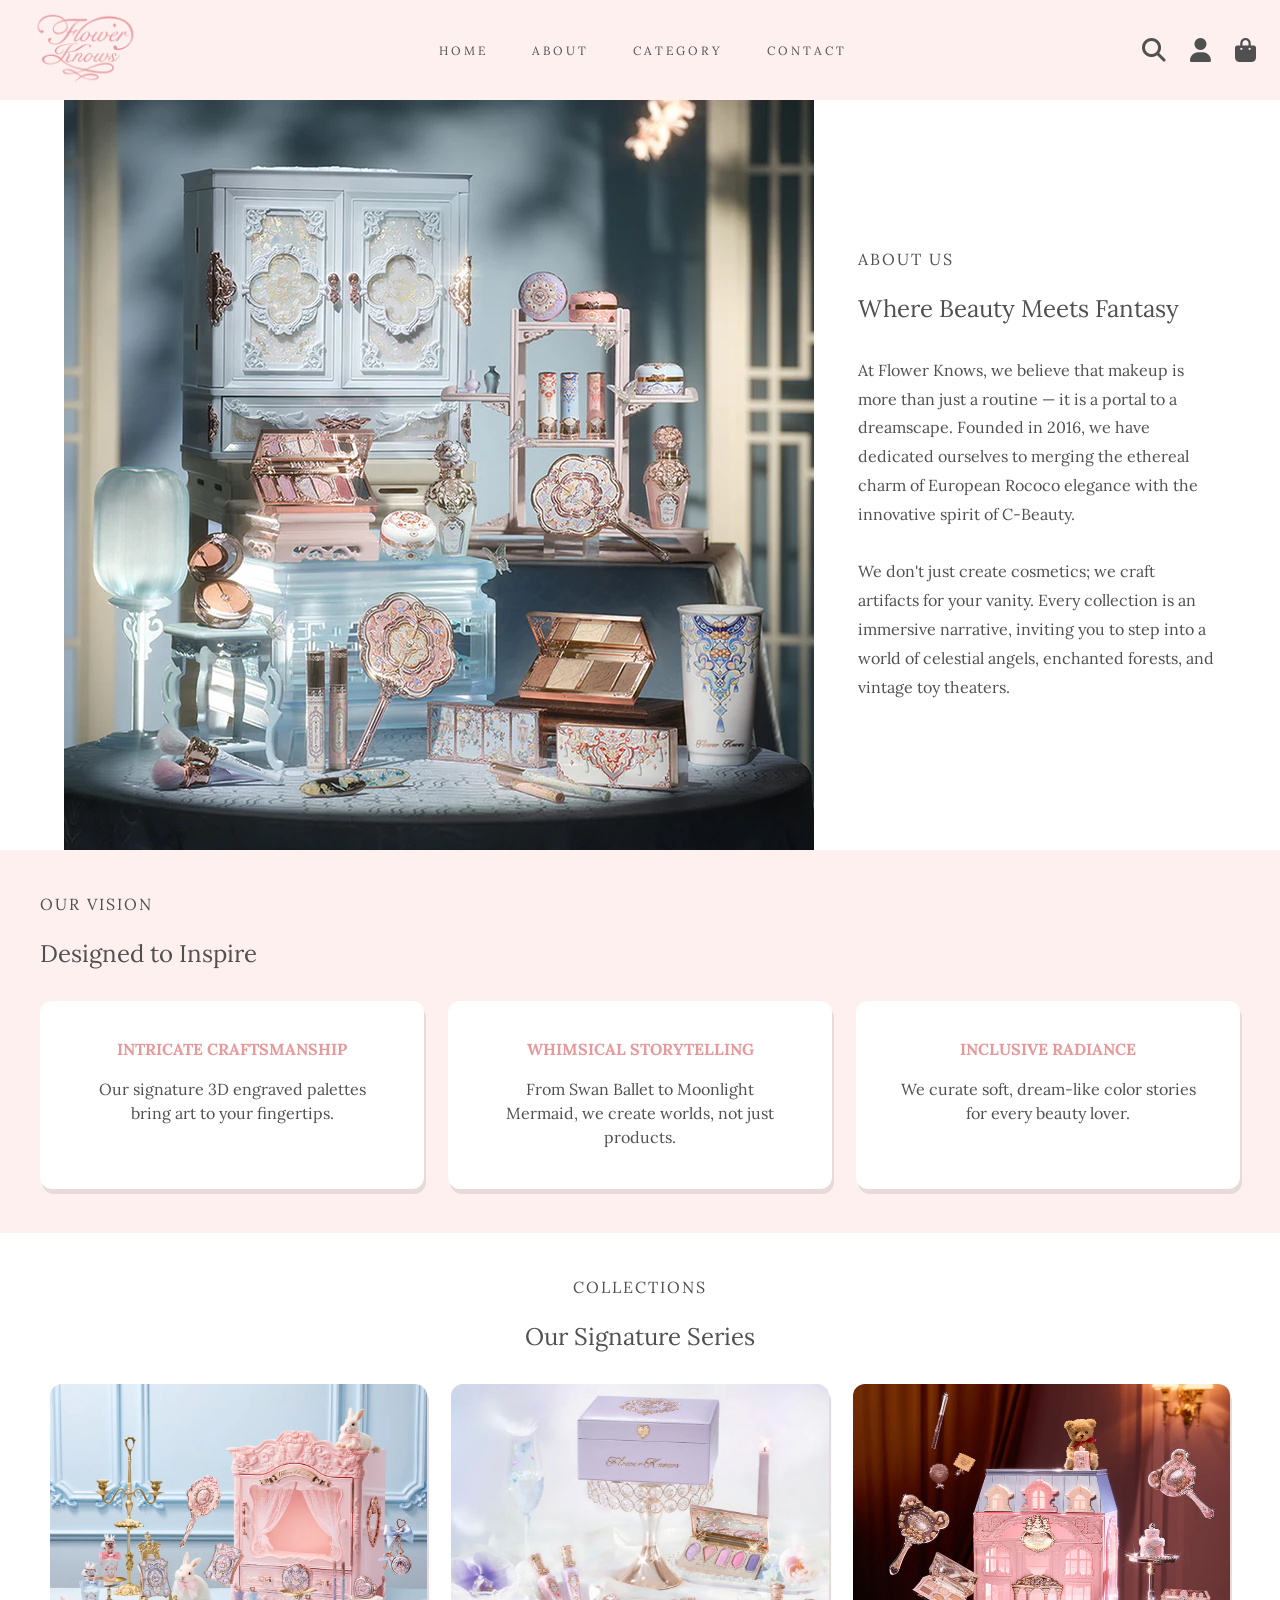
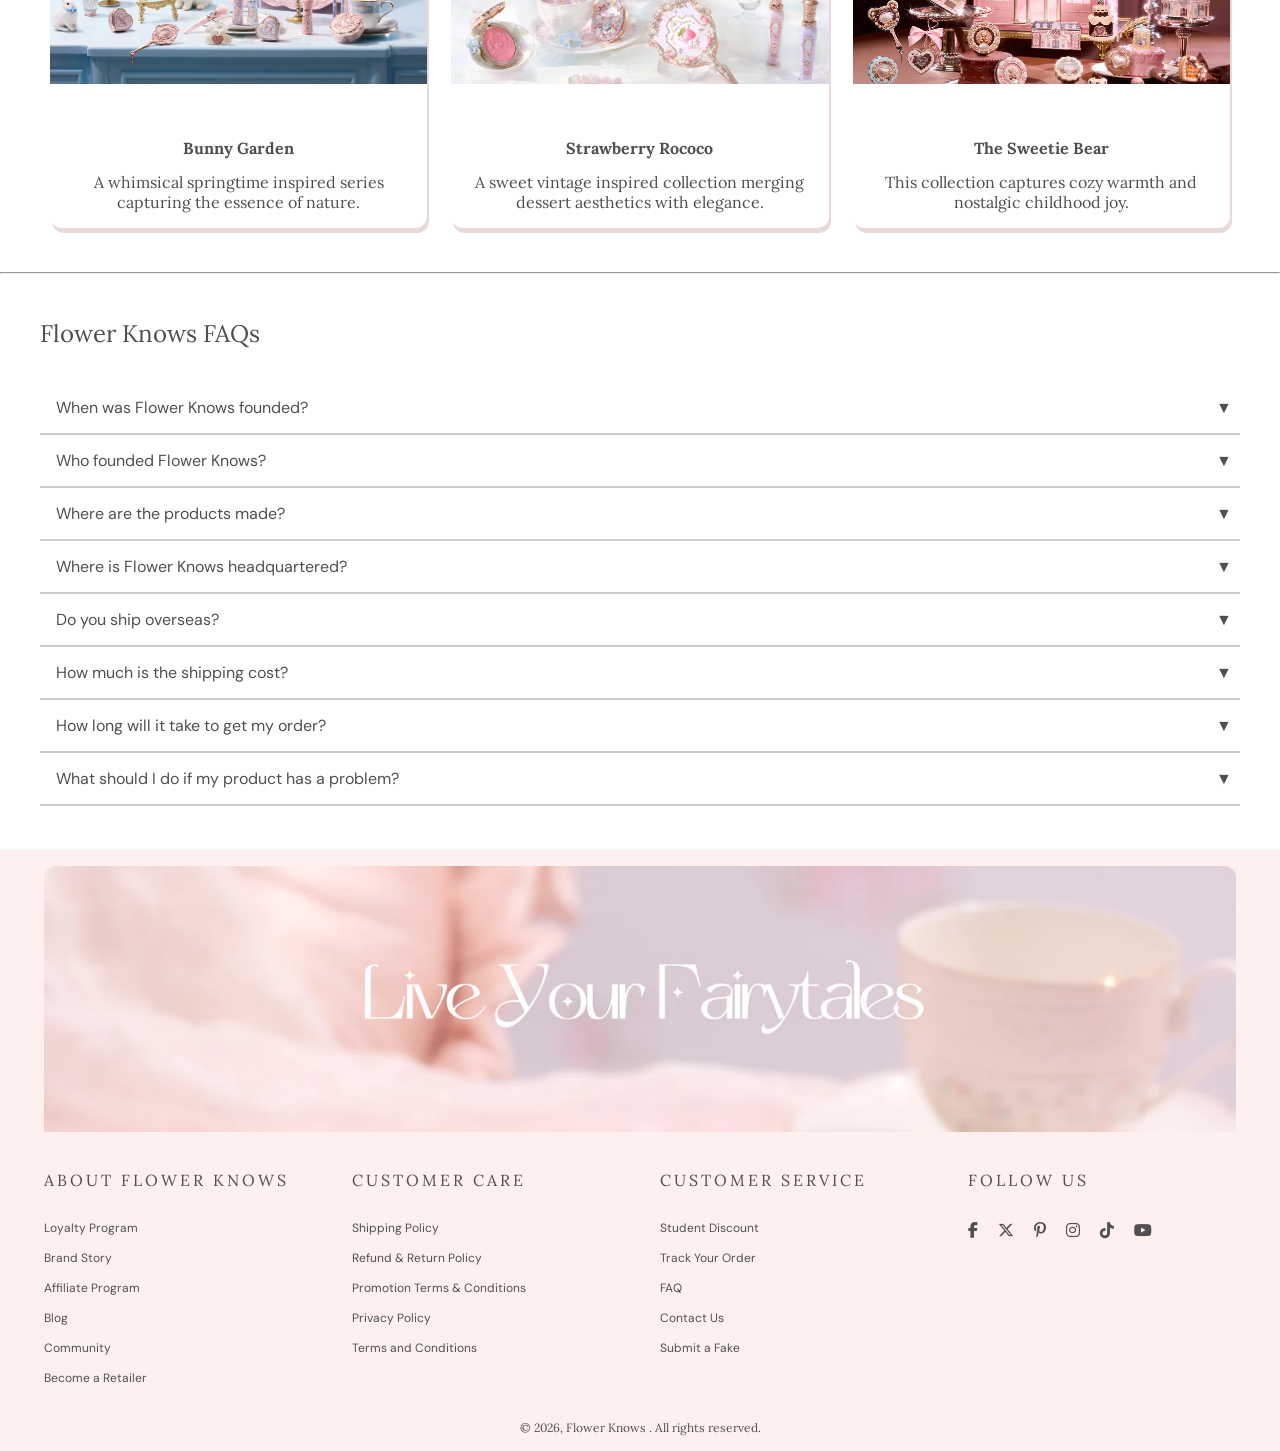
<file: about.html>
<!DOCTYPE html>
<html lang="en">
<head>
    <meta charset="UTF-8">
    <meta name="viewport" content="width=device-width, initial-scale=1.0">

    <!-- Primary SEO -->
    <title>FlowerKnows® Official Site | Luxury Makeup & Beauty Products</title>
    <meta name="description" content="Shop FlowerKnows for premium makeup, lipsticks, and beauty products inspired by fantasy and elegance. Discover high-quality cosmetics with unique packaging.">

    <!-- Favicon -->
    <link rel="icon" href="src/favicon.ico" type="image/x-icon">

    <!-- Styles -->
    <link rel="stylesheet" href="style.css">

    <!-- Icons -->
    <link rel="stylesheet" href="https://cdnjs.cloudflare.com/ajax/libs/font-awesome/6.5.1/css/all.min.css">
</head>
<body>
    <header id="main-header"></header>
    <main>
    <section id="about-us" class="section">

    <!-- ABOUT -->
    <div class="container split-layout">

        <img src="src/additional-images/butterfly_cloud_collar_collection.webp" 
            alt="Flower Knows Collection"
            class="section-img">

        <div>
            <p class="section-small-title uppercase">About Us</p>
            <h2>Where Beauty Meets Fantasy</h2>

            <p class="section-paragraph">
                At Flower Knows, we believe that makeup is more than just a routine — it is a portal to a dreamscape. Founded in 2016, we have dedicated ourselves to merging the ethereal charm of European Rococo elegance with the innovative spirit of C-Beauty.
                <br><br>
                We don't just create cosmetics; we craft artifacts for your vanity. Every collection is an immersive narrative, inviting you to step into a world of celestial angels, enchanted forests, and vintage toy theaters.
            </p>
        </div>

    </div>
    </section>

    <!-- VISION -->
    <section class="section-highlight">
        <div class="container section-padding">

                <p class="section-small-title uppercase">Our Vision</p>
                <h2>Designed to Inspire</h2>
                <div class="grid grid-3">
                    <div class="content-card card-padding">
                        <h3 class="card-title">Intricate Craftsmanship</h3>
                        <p class="card-text">Our signature 3D engraved palettes bring art to your fingertips.</p>
                    </div>

                    <div class="content-card card-padding">
                        <h3 class="card-title">Whimsical Storytelling</h3>
                        <p class="card-text">From Swan Ballet to Moonlight Mermaid, we create worlds, not just products.</p>
                    </div>

                    <div class="content-card card-padding">
                        <h3 class="card-title">Inclusive Radiance</h3>
                        <p class="card-text">We curate soft, dream-like color stories for every beauty lover.</p>
                    </div>
                </div>


        </div>
    </section>

    <!-- SIGNATURE SERIES -->
    <section class="section-padding">
        <div class="container">

            <p class="section-small-title uppercase text-center">Collections</p>
            <h2 class="text-center">Our Signature Series</h2>

            <div class="grid grid-3">

                <div class="content-card f">
                    <div class="card-image hover-effect">
                        <img src="src/additional-images/bunny_garden.webp" alt="Bunny Garden">
                    </div>
                    <div class="card-body">
                        <h3>Bunny Garden</h3>
                        <p>A whimsical springtime inspired series capturing the essence of nature.</p>
                    </div>
                </div>

                <div class="content-card">
                    <div class="card-image hover-effect">
                        <img src="src/additional-images/strawberry_rococo.webp" alt="Strawberry Rococo">
                    </div>
                    <div class="card-body">
                        <h3>Strawberry Rococo</h3>
                        <p>A sweet vintage inspired collection merging dessert aesthetics with elegance.</p>
                    </div>
                </div>

                <div class="content-card">
                    <div class="card-image hover-effect">
                        <img src="src/additional-images/the_sweetie_bear_collection.webp" alt="Sweetie Bear">
                    </div>
                    <div class="card-body">
                        <h3>The Sweetie Bear</h3>
                        <p>This collection captures cozy warmth and nostalgic childhood joy.</p>
                    </div>
                </div>

            </div>
        </div>
    </section>


        <section id="faq-table">
            <hr>
            <div class="container section-padding about-us">
                    <h2>Flower Knows FAQs</h2>
                    <table>
                        <tr class="question-row shadow" onclick="toggleAnswer(this)">
                            <td>When was Flower Knows founded?</td>
                            <td class="arrow">▼</td>
                        </tr>
                        <tr class="answer-row">
                            <td colspan="2" class="answer">
                                Flower Knows was founded in 2016.
                            </td>
                        </tr>
                        
                        <tr class="question-row shadow" onclick="toggleAnswer(this)">
                            <td>Who founded Flower Knows?</td>
                            <td class="arrow">▼</td>
                        </tr>
                        <tr class="answer-row">
                            <td colspan="2" class="answer">
                                Flower Knows was co-founded by Yang Zifeng and Zhou Tiancheng.
                            </td>
                        </tr>

                        <tr class="question-row shadow" onclick="toggleAnswer(this)">
                            <td>Where are the products made?</td>
                            <td class="arrow">▼</td>
                        </tr>
                        <tr class="answer-row">
                            <td colspan="2" class="answer">
                                All of our products are made in China.
                            </td>
                        </tr>

                        <tr class="question-row shadow" onclick="toggleAnswer(this)">
                            <td>Where is Flower Knows headquartered?</td>
                            <td class="arrow">▼</td>
                        </tr>
                        <tr class="answer-row">
                            <td colspan="2" class="answer">
                                Flower Knows is headquartered in Hangzhou, China.
                            </td>
                        </tr>

                        <tr class="question-row shadow" onclick="toggleAnswer(this)">
                            <td>Do you ship overseas?</td>   
                            <td class="arrow">▼</td>
                        </tr>
                        <tr class="answer-row">
                            <td colspan="2" class="answer">
                                <p>We are available for shipping to the below regions now: </p><br>
                                <p>Australia, Austria, Belgium, Brazil, Bulgaria, Canada, Chile, Colombia, Croatia, Cyprus, Czech Republic, Denmark, 
                                Estonia, Finland, France, Germany, Greece, Hungary, Ireland, Israel, Italy, Korea, Latvia, Lithuania, Luxembourg, 
                                Malta, Mexico, Norway, Netherlands, New Zealand, Poland, Portugal, Romania,  Saudi Arabia, Slovakia, Slovenia, Spain,
                                Sweden, Switzerland, United Arab Emirates, United Kingdom, United States</p><br>
                                <p>We are planning to have more shipping regions. You can subscribe to our email to get the latest information.</p> 
                            </td>
                        </tr>

                        <tr class="question-row shadow" onclick="toggleAnswer(this)">
                            <td>How much is the shipping cost?</td>    
                            <td class="arrow">▼</td>
                        </tr>
                        <tr class="answer-row">
                            <td colspan="2" class="answer">
                                <p>- Free shipping: orders over $100</p>
                                <p>- Standard shipping fee: $10</p>
                                <p>* <strong>Note: </strong>Some regions may charge different.</p>
                            </td>
                        </tr>


                        <tr class="question-row shadow" onclick="toggleAnswer(this)">
                            <td>How long will it take to get my order?</td>                     
                            <td class="arrow">▼</td>
                        </tr>
                        <tr class="answer-row">
                            <td colspan="2" class="answer">
                                It depends on where you are. Overseas deliveries can take anywhere from 6-15 business days.
                                Delivery details will be provided in your confirmation email.
                            </td>
                        </tr>

                        <tr class="question-row shadow" onclick="toggleAnswer(this)">
                            <td>What should I do if my product has a problem?</td>
                            <td class="arrow">▼</td>
                        </tr>
                        <tr class="answer-row">
                            <td colspan="2" class="answer">
                                Please contact us for compensation within 15 days after the package status shows as delivered.
                                Include your order number, the name of the product(s), the reason for the claim, and any photos of the product(s).
                            </td>
                        </tr>
                    </table>
                </div>

        </section>
    </main>

<footer id="main-footer" class="footer"></footer>

<script type="module" src="script.js"></script>

</body>
</html>
</file>
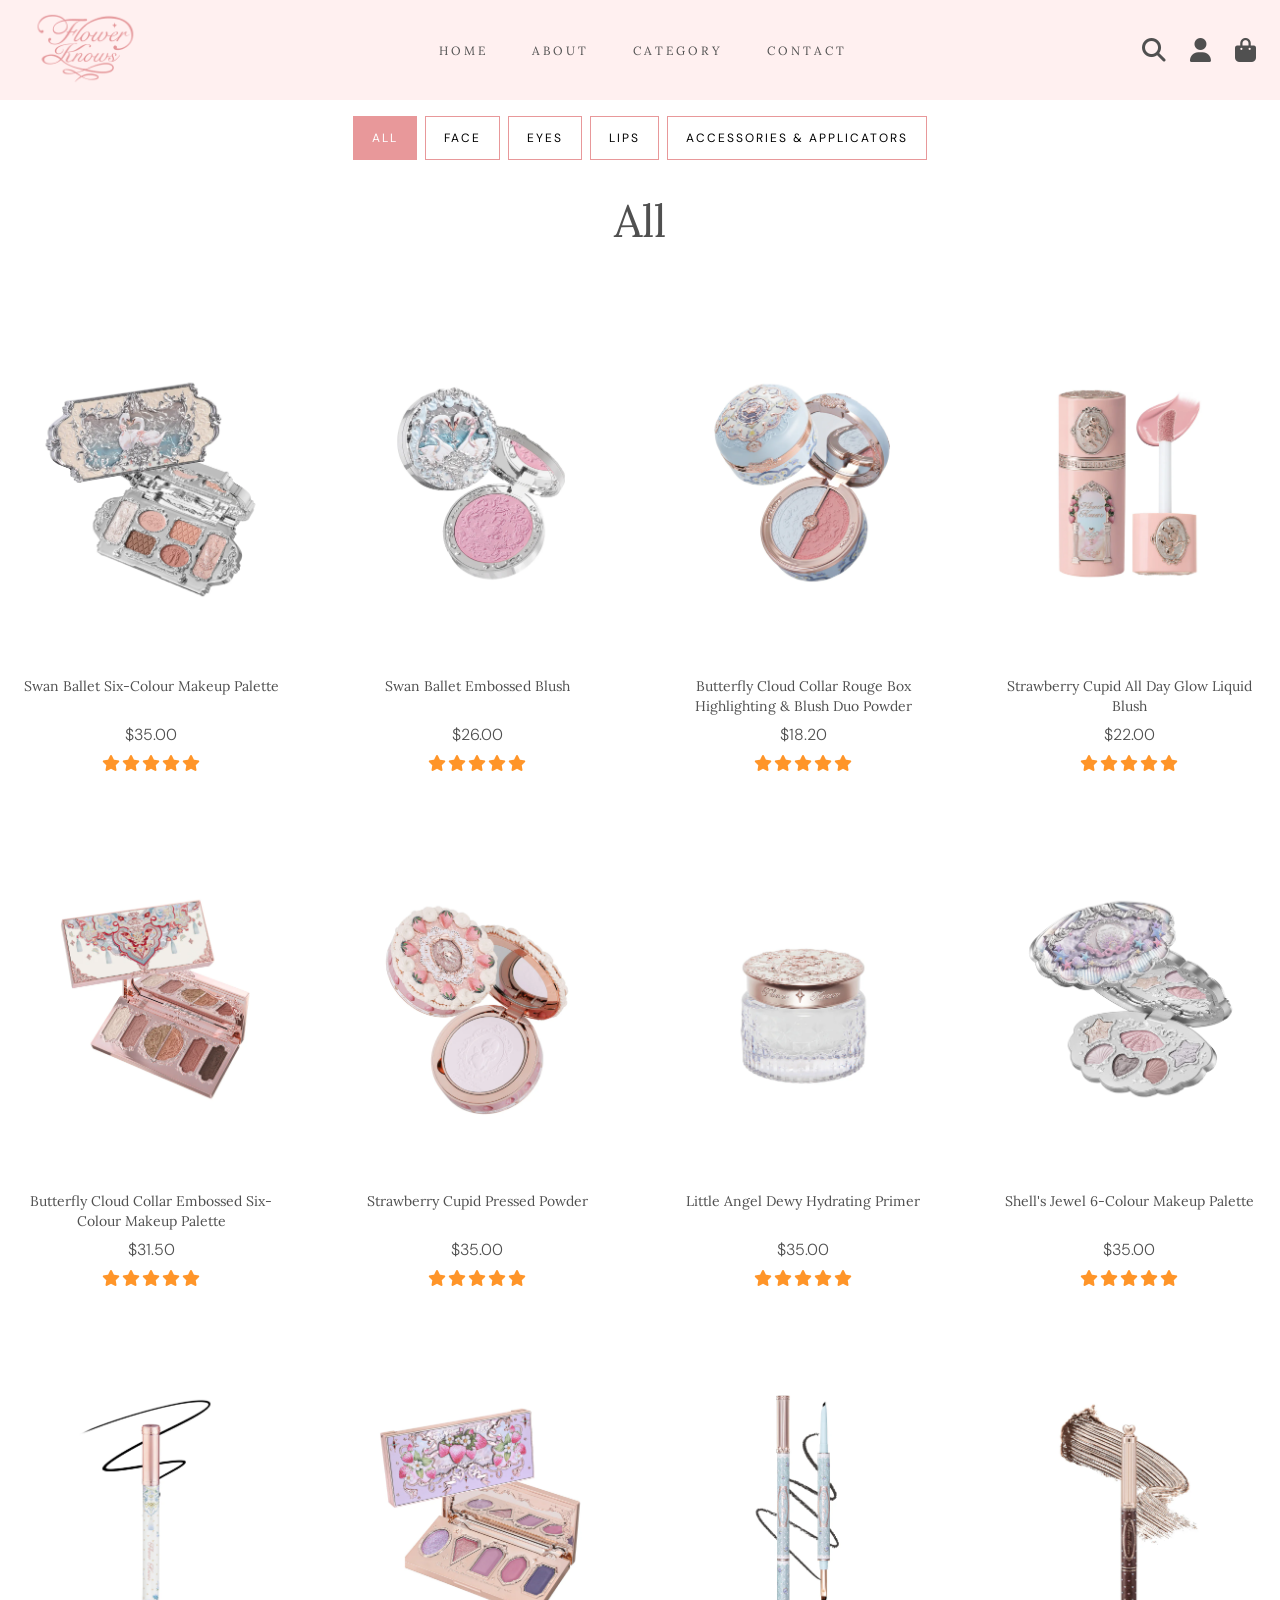
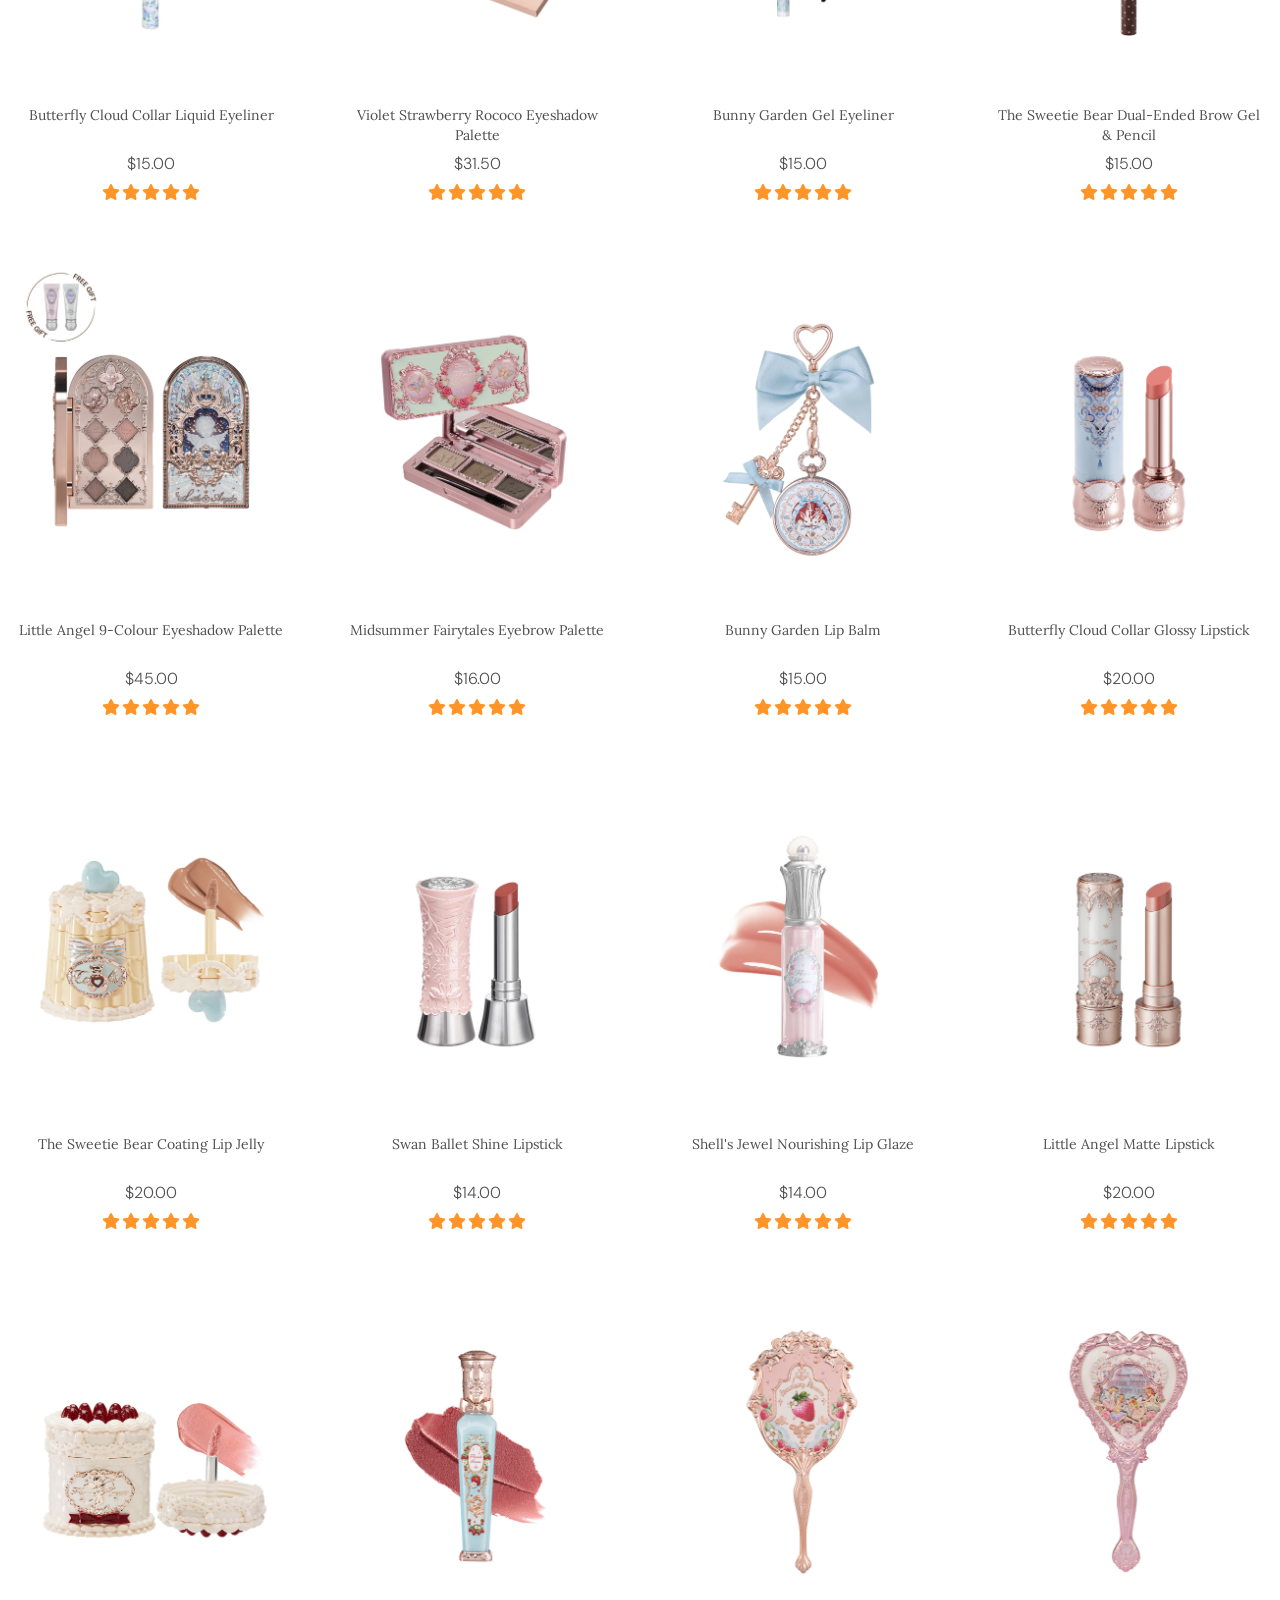
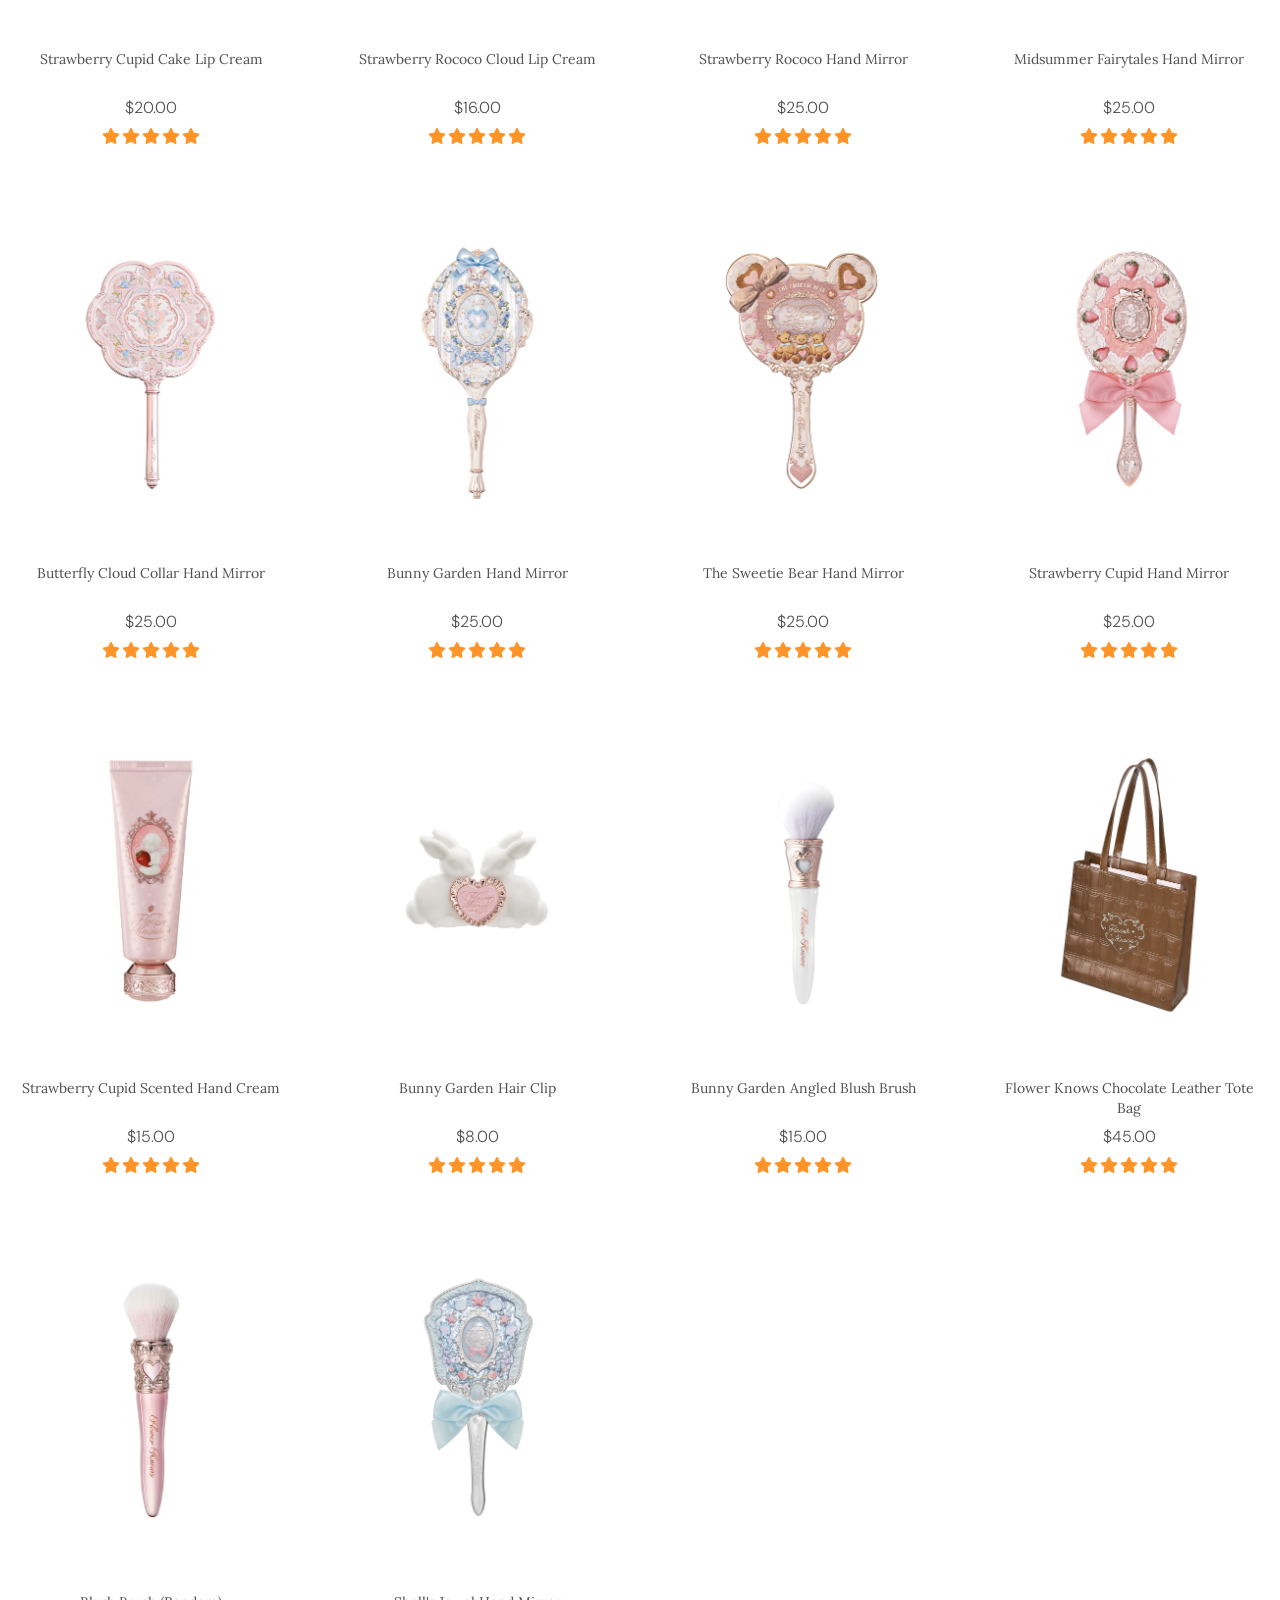
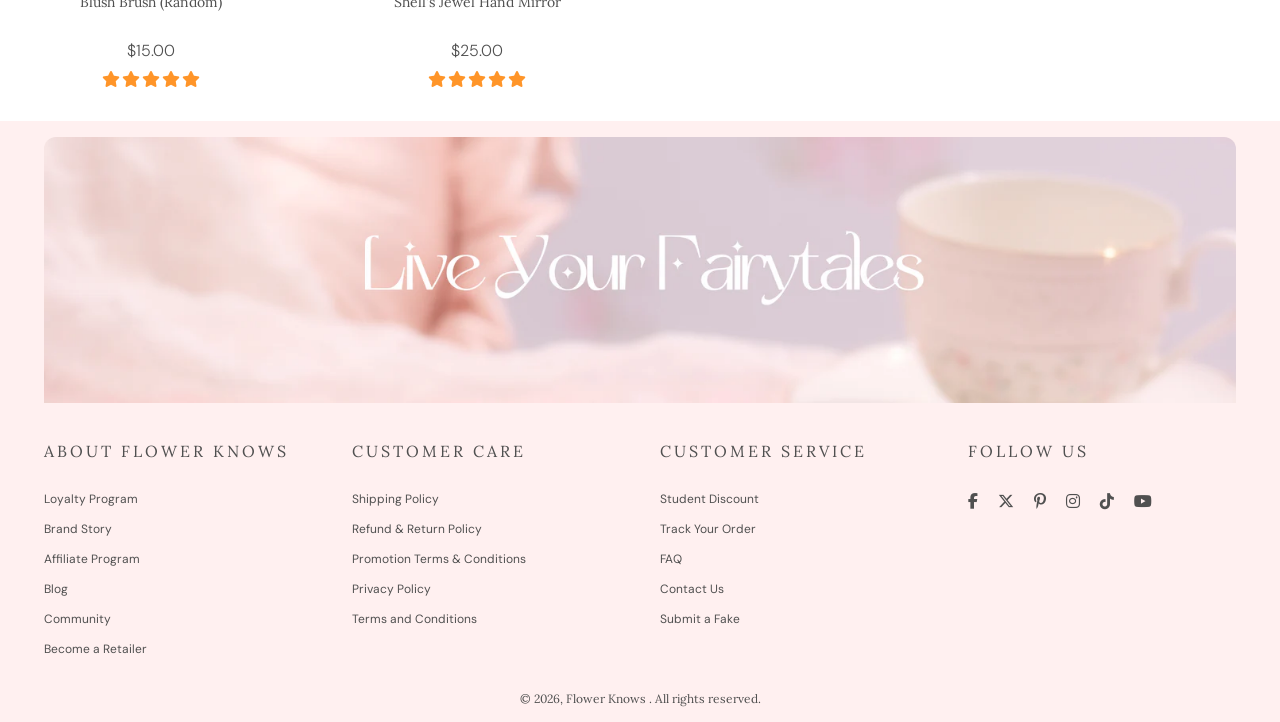
<file: categories.html>
<!DOCTYPE html>
<html lang="en">

<head>
    <meta charset="UTF-8">
    <meta name="viewport" content="width=device-width, initial-scale=1.0">

    <!-- Primary SEO -->
    <title>FlowerKnows® Official Site | Luxury Makeup & Beauty Products</title>
    <meta name="description"
        content="Shop FlowerKnows for premium makeup, lipsticks, and beauty products inspired by fantasy and elegance. Discover high-quality cosmetics with unique packaging.">

    <!-- Favicon -->
    <link rel="icon" href="src/favicon.ico" type="image/x-icon">

    <!-- Styles -->
    <link rel="stylesheet" href="style.css">


    <!-- Icons -->
    <link rel="stylesheet" href="https://cdnjs.cloudflare.com/ajax/libs/font-awesome/6.5.1/css/all.min.css">
</head>

<body>
    <header id="main-header"></header>

    <main>
        <section id="categories">
            <div class="category-bar">
                <button id="cat-all" class="active btn category-button">All</button>
                <button id="cat-face" class="btn category-button">Face</button>
                <button id="cat-eyes" class="btn category-button">Eyes</button>
                <button id="cat-lips" class="btn category-button">Lips</button>
                <button id="cat-accessories" class="btn category-button">Accessories & Applicators</button>
            </div>
        
            <h1 id="category-title" class="text-center">All</h1>
            <div id="product-list" class="grid grid-4"></div>
        </section>
    </main>

    <footer id="main-footer" class="footer"></footer>
    <script type="module" src="script.js"></script>

</body>

</html>
</file>
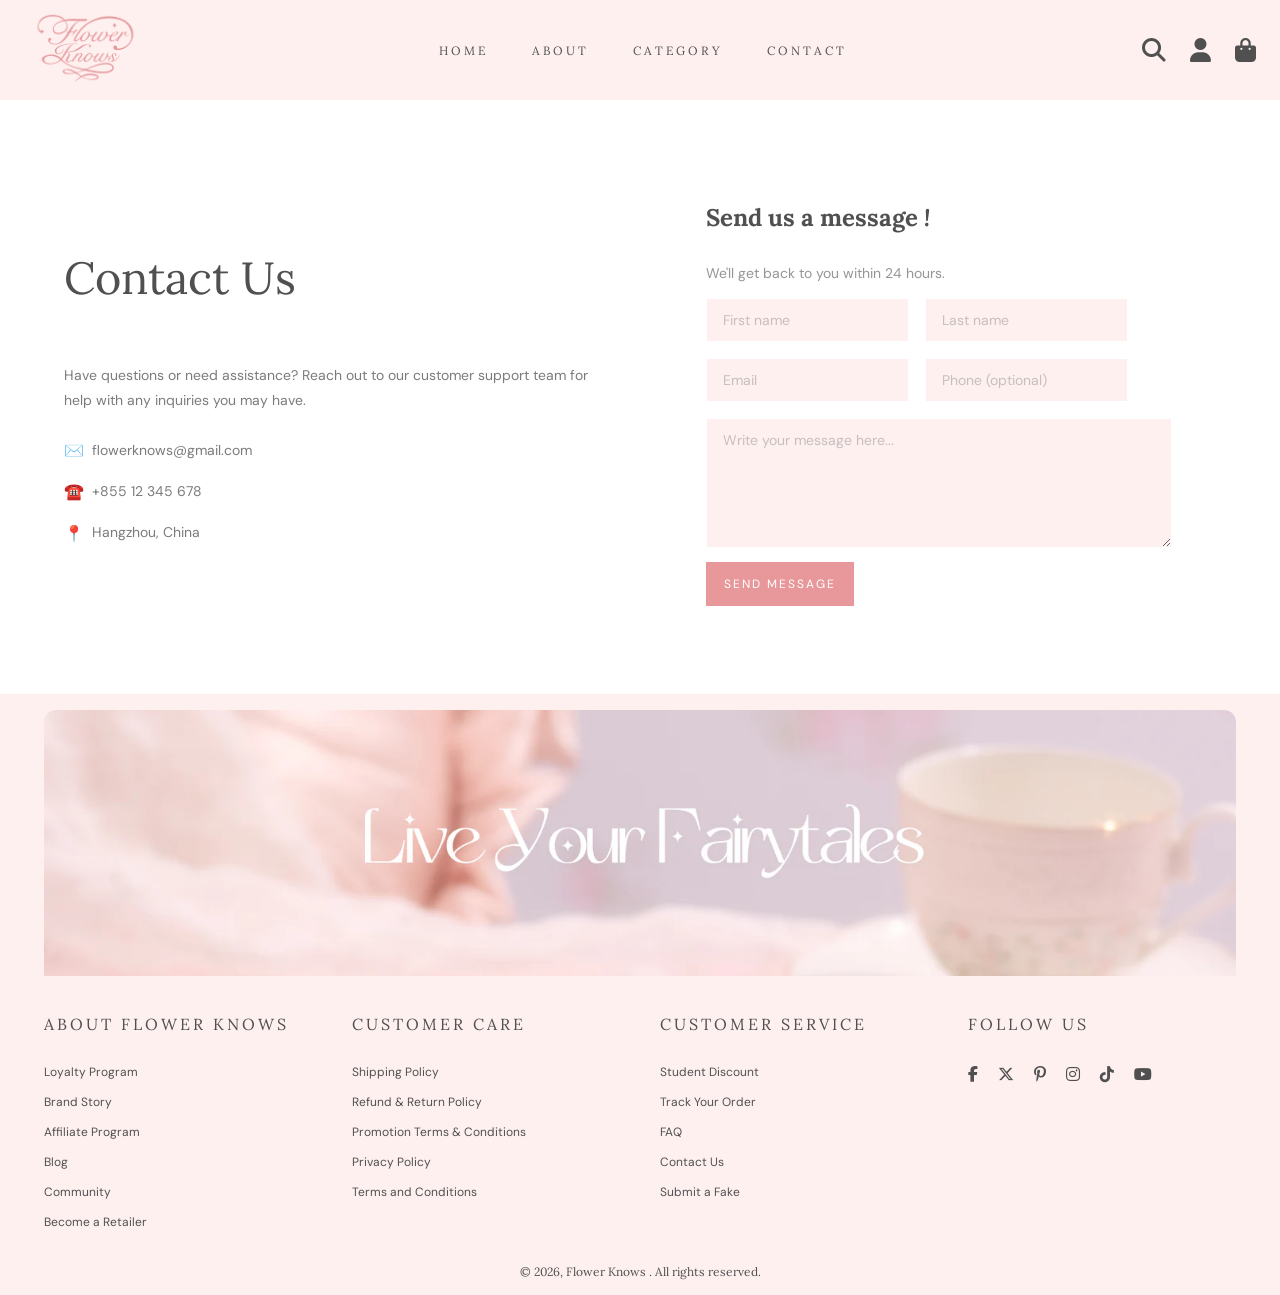
<file: contact.html>
<!DOCTYPE html>
<html lang="en">

<head>
    <meta charset="UTF-8">
    <meta name="viewport" content="width=device-width, initial-scale=1.0">

    <!-- Primary SEO -->
    <title>FlowerKnows® Official Site | Luxury Makeup & Beauty Products</title>
    <meta name="description"
        content="Shop FlowerKnows for premium makeup, lipsticks, and beauty products inspired by fantasy and elegance. Discover high-quality cosmetics with unique packaging.">

    <!-- Favicon -->
    <link rel="icon" href="src/favicon.ico" type="image/x-icon">

    <!-- Styles -->
    <link rel="stylesheet" href="style.css">

    <!-- Icons -->
    <link rel="stylesheet" href="https://cdnjs.cloudflare.com/ajax/libs/font-awesome/6.5.1/css/all.min.css">
</head>

<body>
    <header id="main-header"></header>

    <main>
        <section id="contact">
            <div class="container section-padding">
                <div class="split-layout">

                    <!-- LEFT SIDE -->
                    <div class="left-content">
                        <h1>Contact Us</h1>

                        <p class="body-text">
                            Have questions or need assistance? Reach out to our customer support team for help with any
                            inquiries you may have.
                        </p>

                        <div class="icon-group">

                            <div class="icon-item">
                                <span aria-hidden="true">✉️</span>
                                <span class="icon-label">
                                    <a href="mailto:flowerknows@gmail.com">flowerknows@gmail.com</a>
                                </span>
                            </div>

                            <div class="icon-item">
                                <span aria-hidden="true">☎️</span>
                                <span class="icon-label">
                                    <a href="tel:+85512345678">+855 12 345 678</a>
                                </span>
                            </div>

                            <div class="icon-item">
                                <span aria-hidden="true">📍</span>
                                <span class="icon-label">Hangzhou, China</span>
                            </div>

                        </div>
                    </div>

                    <!-- RIGHT SIDE -->
                    <div class="right-form">
                        <div class="form-box">

                            <h3 class="form-title">Send us a message <i>!</i></h3>
                            <p class="form-subtext">We'll get back to you within 24 hours.</p>

                            <form>
                                <div class="form-fields">

                                    <!-- First + Last Name -->
                                    <div class="field-row">
                                        <label>
                                            <input type="text" class="input" placeholder="First name" required />
                                        </label>

                                        <label>
                                            <input type="text" class="input" placeholder="Last name" required />
                                        </label>
                                    </div>

                                    <!-- Email + Phone -->
                                    <div class="field-row">
                                        <label>
                                            <input type="email" class="input" placeholder="Email" required />
                                        </label>

                                        <label>
                                            <input type="tel" class="input" placeholder="Phone (optional)" />
                                        </label>
                                    </div>

                                    <!-- Message -->
                                    <label>
                                        <textarea class="input textarea" placeholder="Write your message here..."
                                            required></textarea>
                                    </label>

                                </div>

                                <button type="submit" class="btn btn-primary submit-button">
                                    Send Message
                                </button>

                            </form>

                        </div>
                    </div>

                </div>
            </div>
        </section>

    </main>

    <footer id="main-footer" class="footer"></footer>
    <script type="module" src="script.js"></script>

</body>

</html>
</file>
<file: style.css>
/* ================= Default & Root ================= */
@import url('https://fonts.googleapis.com/css2?family=DM+Sans:ital,opsz@0,9..40;1,9..40&family=Lora:ital,wght@0,400..700;1,400..700&display=swap');
:root {
    /* Colors */
    --primary-color: #e8989a;
    --secondary-color: #fff;
    --text-color: #505050;
    --secondary-background-color: #fff0f0;

    /* Fonts */
    --primary-font: "Lora", serif;
    --secondary-font: "DM Sans", sans-serif;

    /* Font sizes */
    --font-xs: 10px;
    --font-sm: 12px;
    --font-base: 14px;
    --font-md: 16px;
    --font-lg: 24px;
    --font-xl: 32px;
    --font-xxl: 45px;

    /* Layout */
    --navbar-height: 100px;
    --logo-width: 120px;

    /* Spacing */
    --space-xs: 3px;
    --space-sm: 8px;
    --space-md: 16px;
    --space-lg: 24px;
    --space-xl: 40px;

    /* Responsive variables */
    --nav-gap: var(--space-xl);
    --icon-size: 1.5rem;
    --hero-title-size: var(--font-xxl);

    --padding-y: 80px;
    --padding-x: 90px;


    --grid-4-cols: repeat(4, 1fr);
    --grid-3-cols: repeat(3, 1fr);
    --grid-2-cols: repeat(2, 1fr);

    --footer-columns: var(--grid-4-cols);
    --img-height: 350px;

    --radius-md: 12px;
    --card-bg: #fff;
    --card-padding: 16px;

    --shadow-sm: 2px 5px #e9dada;

    /* Opacity levels */
    --opacity-medium: 0.75;
    --opacity-dim: 0.7;

    /* Dimensions */
    --slide-button-size: 25px;
    --button-hide-offset: 50px;
    --box-min-height: 500px;
    --item-min-height: 370px;
    --overlay-spacing-top: 35px;
    --overlay-spacing-left: 30px;
    --brand-logo-width: 120px;
    
    /* Touch & Interactive */
    --min-touch-target: 44px;
    --btn-padding-y: 12px;
    --btn-padding-x: 16px;
    --line-height-tight: 1.3;
    --line-height-normal: 1.5;
    --line-height-loose: 1.8;
}
/* ================= RESET & BASE ================= */
* { margin:0; padding:0; box-sizing: border-box;}
html { scroll-behavior: smooth; }
main { padding: var(--navbar-height) 0 0 0; }
body { font-family: var(--primary-font); color:var(--text-color); }

section { position: relative; width: 100%; min-height: auto;}
.section-hidden { display: none; }

h1 {font-size: var(--font-xxl); margin-bottom: 30px; font-weight: normal; line-height: var(--line-height-tight);}
h2 {font-size: var(--font-lg); margin-bottom: 30px; font-weight: normal; line-height: var(--line-height-tight); }
h3 { font-size: var(--font-md); margin: 12px 0; line-height: var(--line-height-normal); }

#product-list {
    margin-bottom: var(--space-md);
}

/* ================= UTILITY CLASSES ================= */
.text-center { text-align: center; }
.uppercase { text-transform: uppercase; }

.flex { display:flex; gap: var(--space-lg); }
.container { max-width: 1200px; margin: 0 auto; padding: 0 10px;}

.underline:hover { text-decoration: underline var(--primary-color) 1px; text-underline-offset: 5px; opacity: var(--opacity-medium);}

.section-padding { padding: var(--space-xl) 0; }

/* ================= GRID SYSTEM ================= */
.grid { display: grid; gap: var(--space-lg); /* consistent spacing */ }
/* Grid column variants */
.grid-4 { grid-template-columns: var(--grid-4-cols); }
.grid-3 { grid-template-columns: var(--grid-3-cols); }
.grid-2 { grid-template-columns: var(--grid-2-cols); }

/* --- Layout Components --- */
.split-layout { display: flex; align-items: center; gap: var(--space-xl); padding: 0 var(--space-lg); }

video {
    width: 100%;
    height: auto;
    border-radius: var(--radius-md);
    display: block;
}

/* ================= BUTTONS ================= */
.btn {
    position: relative;
    display: flex;
    align-items: center;
    justify-content: center;
    overflow: hidden;
    font-family: var(--secondary-font);
    text-decoration: none;
    border: none;
    padding: var(--btn-padding-y) var(--btn-padding-x);
    font-size: var(--font-sm);
    text-transform: uppercase;
    cursor: pointer;
    width: auto;
    letter-spacing: 2px;
    min-height: var(--min-touch-target);
    transition: all 0.2s ease;
}

/* Button beam/flash effect */
.btn::before {
    content: "";
    position: absolute;
    top: 0;
    left: -150%;
    width: 50%;
    height: 100%;
    transform: skewX(25deg);
}

/* Primary Button */
.btn-primary {
    background-color: var(--primary-color);
    color: var(--secondary-color);
}

.btn-primary::before {
    background: linear-gradient(
        to right,
        rgba(255, 255, 255, 0) 0%,
        rgba(255, 255, 255, 0.4) 50%,
        rgba(255, 255, 255, 0) 100%
    );
}

/* Secondary Button */
.btn-secondary {
    background-color: var(--secondary-color);
    color: var(--text-color);
}

.btn-secondary::before {
    background: linear-gradient(
        to right,
        rgba(0, 0, 0, 0) 0%,
        rgba(0, 0, 0, 0.08) 50%,
        rgba(0, 0, 0, 0) 100%
    );
}

/* Button hover effect */
.btn:hover::before {
    left: 150%;
    transition: all 1s ease-in-out;
}

/* Hover effect with zoom and slide-up button */
.hover-effect {
    position: relative;
    overflow: hidden;
    cursor: pointer;
    margin-bottom: var(--space-lg);
}

.hover-effect img {
    width: 100%;
    display: block;
    transition: transform 0.6s cubic-bezier(0.25, 0.46, 0.45, 0.94);
}

.hover-effect:hover img {
    transform: scale(1.05);
}

/* Slide-up button on image hover */
.hover-effect .hover-button {
    position: absolute;
    bottom: calc(var(--button-hide-offset) * -1); /* Hidden below the image */
    left: 0;
    width: 100%;
    background-color: #f8c5c5;
    color: white;
    padding: 12px 0;
    text-align: center;
    text-transform: uppercase;
    font-size: 0.75rem;
    font-weight: 600;
    letter-spacing: 1px;
    transition: bottom 0.4s ease;
}

.hover-effect:hover .hover-button {
    bottom: 0;
}

.add-to-cart {
    width: 75%;
}

/* ================= HEADER & NAVIGATION ================= */
header { position: relative;}
.nav-bar { height:var(--navbar-height); display: flex; justify-content:space-between; background-color: var(--secondary-background-color); align-items:center; position:fixed; width:100%; z-index:1000; padding:0 var(--space-lg); }
.logo img { width: var(--logo-width); }
nav { display: flex; gap: var(--nav-gap); }
nav a { text-decoration: none; text-transform: uppercase; letter-spacing: var(--space-xs); font-size: var(--font-sm); color: var(--text-color); }
nav a:hover { text-decoration: underline var(--primary-color) 1px; text-underline-offset: 5px; opacity: var(--opacity-medium); }

/* Right icons */
.right-nav { display: flex; gap: var(--space-lg);  }
.right-nav i { font-size: var(--icon-size); }

/* Hamburger / Mobile */
.hamburger { display: none; font-size: var(--font-lg); cursor: pointer; background: none; border: none; color: var(--text-color); }


/* ================= FOOTER ================= */
.footer { background-color: var(--secondary-background-color); padding: var(--space-md) var(--space-xl);}
.footer-page img{ padding-bottom: var(--space-lg); }
.footer-page,
.footer-top,
.footer-bottom,
.footer-column ul,
.social-icons { list-style: none; margin: 0; padding: 0; }
.footer-page img { width: 100%; height: auto; object-fit: cover; display: block; border-radius: 12px; }
.footer-top { display: grid; grid-template-columns: var(--footer-columns); gap: 40px;}
.footer h3 { font-size: var(--font-md); font-weight: 400; letter-spacing: 3px; margin-bottom: 28px; }
.footer-column a { display: block; text-decoration: none; font-size: var(--font-sm); margin-bottom: 14px; color: var(--text-color); font-family: var(--secondary-font);}
.social-icons { display: flex; gap: 20px; margin-top: 40px;}
.social-icons a { font-size: 16px;}
.footer-bottom { width: 100%; margin-top: 20px; text-align: center;}
.footer-bottom p { margin: 0; font-size: var(--font-sm);}

/* ================= HOME PAGE ================= */
/* HERO SECTION */
.hero-section { position: relative; width: 100%; height: calc(100vh - var(--navbar-height)); overflow: hidden; }
#home { padding-top: 0; /* Remove padding here so the slide can touch the top of the screen */}
.slideshow { position: relative; display: none; animation: fade 4s ease-in-out; }
.slideshow-img { max-width: 100vw; height: auto; object-fit: cover; opacity: 90%; }
.slide-button-left,
.slide-button-right { position: absolute; top: 50%; transform: translateY(-50%); z-index: 10; background: var(--secondary-color); border: none; border-radius: 100%; cursor: pointer; width: var(--slide-button-size); height: var(--slide-button-size); opacity: 50%; }
.slide-button-left:hover, .slide-button-right:hover { opacity: 100%; }
.slideshow:first-child { display: block;}
.slide-button-left { left: 5px; }
.slide-button-right { right: 5px; }
.slide-text {position: absolute; top: 60%; left: 10%; transform: translateY(-50%); color: var(--secondary-color); }
.slide-text h1 { font-size: var(--hero-title-size); margin: 0; }
.slide-text a { margin-top: 25px; width: fit-content; }

/* ================= CARDS & PRODUCTS ================= */
.product-img {
    width: 100%;
    height: 150px;
    object-fit: cover;
}

.product-title {
    font-weight: normal;
    font-size: var(--font-base);
    margin: var(--space-sm) 0;
    min-height: 40px;
    line-height: 20px;
}

.product-price {
    font-family: var(--secondary-font);
    font-size: var(--font-md);
    font-weight: 300;
    margin: var(--space-sm) 0;
    min-height: 20px;
}

.product-card {
    position: relative;
    background: var(--card-bg);
    padding: var(--card-padding);
    text-align: center;
    transition: transform 0.3s, box-shadow 0.3s;
}

.product-card img {
    position: relative;
    width: 100%;
    height: auto;
    object-fit: cover;
    max-width: 100%;
}

.product-card:hover {
    transform: translateY(-2px);
    box-shadow: 0 4px 8px rgba(0, 0, 0, 0.1);
}

.old {
    text-decoration: line-through;
    margin-right: 8px;
}

.new {
    color: var(--primary-color);
}

.badge {
    position: absolute;
    top: 16px;
    left: 50%;
    transform: translateX(-50%);
    font-family: var(--secondary-font);
    background: var(--primary-color);
    color: var(--secondary-color);
    font-size: var(--font-sm);
    padding: var(--space-sm) var(--space-md);
}

/* Content Cards */
.content-card {
    background: var(--card-bg);
    border-radius: var(--radius-md);
    overflow: hidden;
    text-align: center;
    box-shadow: var(--shadow-sm);
}

.card-body {
    padding: var(--space-md);
}

.card-image img {
    width: 100%;
    height: 300px;
    object-fit: cover;
}

.card-padding {
    padding: var(--space-lg) var(--space-xl);
}

.card-title {
    color: var(--primary-color);
    text-transform: uppercase;
    font-size: var(--font-md);
    margin-bottom: var(--space-md);
}

.card-text {
    font-size: var(--font-md);
    margin-bottom: var(--space-md);
    line-height: 1.5;
}

/* ================= SECTIONS ================= */
.section {
    align-items: center;
}

.section-highlight {
    background-color: var(--secondary-background-color);
}

.section-highlight img {
    width: 100%;
    height: 100%;
    object-fit: cover;
}

.section-content {
    padding: var(--padding-y) var(--padding-x);
}

.section-small-title {
    font-size: var(--font-md);
    letter-spacing: 2px;
    margin-bottom: var(--space-lg);
}

.section-content h2 {
    font-size: var(--font-xl);
    font-weight: 400;
    margin-bottom: 35px;
    line-height: 1.3;
}

.section-paragraph {
    line-height: 1.8;
}

.section-img {
    width: 100%;
    display: block;
    object-fit: cover;
    height: 75%;
}

.left-box {
    position: relative;
    min-height: var(--box-min-height);
    overflow: hidden;
}

.left-box img {
    width: 100%;
    height: 100%;
    object-fit: cover;
    display: block;
}

.overlay-text {
    position: absolute;
    top: var(--overlay-spacing-top);
    left: var(--overlay-spacing-left);
    color: var(--secondary-color);
    z-index: 2;
}

.overlay-text h1 {
    font-size: var(--font-xl);
    margin-bottom: 10px;
}

.overlay-text p {
    font-size: var(--font-md);
}

.right-box {
    min-height: var(--box-min-height);
    padding: 0 var(--space-md) 0 0;
    gap: var(--space-md);
    margin: 0 10px;
}

.item {
    position: relative;
    background: var(--secondary-color);
    border: 1px solid var(--primary-color);
    min-height: var(--item-min-height);
    padding: var(--space-md);
}

.item-text {
    position: relative;
}

.item p {
    font-size: var(--font-md);
}

.item img {
    width: 90%;
    margin: 20px auto 0;
    object-fit: contain;
    display: block;
}

.collection-item {
    text-align: center;
    justify-content: center;
}


/* ================= BRAND ================= */
.brand-pic {
    display: flex;
    justify-content: center;
    align-items: center;
    flex-wrap: wrap;
    gap: var(--space-xl);
}

.brand-pic img {
    width: var(--brand-logo-width);
    height: auto;
    object-fit: contain;
    opacity: var(--opacity-dim);
    transition: opacity 0.3s ease, transform 0.3s ease;
}

/* ================= CATEGORIES ================= */
.category-bar {
    display: flex;
    flex-direction: row;
    gap: var(--space-sm);
    justify-content: center;
    padding: var(--space-md) 0;
}

.category-button {
    font-family: var(--secondary-font);
    border: 1px solid var(--primary-color);
    background-color: var(--secondary-color);
    width: fit-content;
}

.category-button:hover {
    box-shadow: inset 0 0 0 0.1rem var(--primary-color);
}

.category-button.active {
    background-color: var(--primary-color);
    color: white;
}

#category-title {
    padding: var(--space-md) 0;
}

/* ================= FAQs TABLE ================= */
table {
    width: 100%;
    border-collapse: collapse;
    table-layout: fixed;
    font-size: var(--font-md);
    font-family: var(--secondary-font);
    overflow-x: auto;
}

.question-row {
    cursor: pointer;
    border-bottom: 2px solid #cecdcd;
}

.question-row:hover {
    background-color: rgba(232, 152, 154, 0.05);
    transition: background-color 0.2s ease;
}

td {
    padding: 15px var(--space-md);
    word-break: break-word;
}

.arrow {
    text-align: right;
    width: 40px;
    font-size: var(--font-md);
    transition: transform 0.3s ease;
}

.answer-row {
    display: none;
    opacity: 0;
    max-height: 0;
    overflow: hidden;
    transition: all 0.4s ease;
}

.answer-row.show {
    display: table-row;
    opacity: 1;
    max-height: 500px;
}

.answer {
    padding: var(--space-lg) var(--space-md);
    line-height: var(--line-height-loose);
    color: var(--text-color);
}

.fa-star {
    font-size: var(--font-md);
    margin: 0 1px;
    color: #FF9529;
}

/* ================== CONTACT PAGE ================== */
.icon-label a {
    text-decoration: none;
    color: var(--text-color);
}

.left-content {
    flex: 1;
    display: flex;
    flex-direction: column;
    align-items: flex-start;
    gap: var(--space-lg);
}

.body-text,
.icon-label {
    font-family: var(--secondary-font);
    font-size: var(--font-base);
    opacity: 0.75;
    line-height: 1.8;
    margin: 0;
}

.icon-group {
    display: flex;
    flex-direction: column;
    gap: var(--space-md);
}

.icon-item {
    display: flex;
    align-items: center;
    gap: var(--space-sm);
}

.right-form {
    flex: 1;
}

.form-box {
    padding: var(--space-xl);
    display: flex;
    flex-direction: column;
    gap: var(--space-md);
}

.form-title {
    font-size: var(--font-lg);
}

.form-subtext {
    font-family: var(--secondary-font);
    font-size: var(--font-base);
    opacity: 0.6;
}

.form-fields {
    display: flex;
    flex-direction: column;
    gap: var(--space-md);
}

.field-row {
    display: flex;
    gap: var(--space-md);
}

.field-row .input {
    flex: 1;
}

.input {
    width: 100%;
    box-sizing: border-box;
    font-family: var(--secondary-font);
    font-size: var(--font-base);
    background-color: var(--secondary-background-color);
    border: 1.5px solid var(--secondary-color);
    padding: 10px var(--space-md);
    transition: border-color 0.2s ease, box-shadow 0.2s ease, background-color 0.2s ease;
    min-height: var(--min-touch-target);
}

.input::placeholder {
    opacity: 0.4;
}

.input:focus {
    outline: none;
    border-color: var(--primary-color);
    background-color: var(--secondary-color);
    box-shadow: var(--shadow-sm);
}

.textarea {
    resize: vertical;
    line-height: 1.6;
    min-height: 130px;
}

.submit-button {
    margin-top: 10px;
}

/* ================= RESPONSIVE SYSTEM ================= */


/* --- Large Tablets & Small Laptops --- */
@media (max-width: 1024px) {
    :root {
        --btn-padding-y: 10px;
        --btn-padding-x: 14px;

        --font-xl: 28px;
        --font-lg: 22px;

        --navbar-height: 90px;
        --logo-width: 110px;

        --padding-x: 50px;
        --padding-y: 70px;

        --space-xl: 32px;
        --space-lg: 20px;

        --grid-4-cols: repeat(2, 1fr);
        --grid-3-cols: repeat(2, 1fr);
        /* --grid-2-cols: 1fr; */
        --hero-title-size: var(--font-xl);
        --slide-button-size: 20px;
    }

    .container { max-width: 95%; }
      /* layout */
    .split-layout { flex-direction: column; text-align: center; gap: var(--space-lg); padding: 0 var(--space-md); }
    



    .brand-pic img { width: var(--brand-logo-width); }
    
    /* button responsiveness */
    .btn { letter-spacing: 1px; font-size: var(--font-sm); }
    .add-to-cart { width: 70%; }
    .hover-button { font-size: 0.7rem; }
    
    /* slideshow responsiveness */
    .slide-text { top: 55%; left: 8%; }
    .slide-text h1 { font-size: var(--hero-title-size); margin: 0 0 15px 0; line-height: var(--line-height-tight); }
    .slide-text a { margin-top: 20px; }
    
    /* heading responsiveness */
    h1 { font-size: var(--font-xxl); }
    h2 { font-size: var(--font-lg); }
    h3 { font-size: var(--font-md); }
}


/* --- Tablets --- */
@media (max-width: 768px) {
    :root {
        --btn-padding-y: 9px;
        --btn-padding-x: 12px;
        
        --font-xxl: 38px;
        --font-xl: 26px;
        --font-lg: 20px;
        --font-md: 15px;
        --font-base: 13px;

        --navbar-height: 80px;
        --logo-width: 100px;

        --padding-x: 24px;
        --padding-y: 60px;

        --space-xl: 28px;
        --space-lg: 18px;
        --space-md: 12px;

        --grid-4-cols: repeat(2, 1fr);
        --grid-3-cols: repeat(2, 1fr);
        --grid-2-cols: 1fr;

        --footer-columns: 1fr 1fr;

        --nav-gap: 20px;
        --icon-size: 1.3rem;

        --hero-title-size: 26px;
        --slide-button-size: 16px;
        --item-min-height: 300px;
    }

    nav {
        display: none;
        position: absolute;
        top: var(--navbar-height);
        left: 0;
        width: 100%;
        background: var(--secondary-background-color);
        flex-direction: column;
        text-align: center;
        padding: var(--space-lg);
    }

    nav.show { display: flex; }

    .hamburger { display: inline-block; gap: 10px;}

    /* sections spacing */
    .section-content { padding: var(--padding-y) var(--padding-x); }

    /* right-box layout fix */
    .right-box { padding: 0; }

    /* product grid spacing */
    .grid { gap: var(--space-md); }
    
    /* responsive element sizing */

    .left-box { min-height: 400px; }
    .brand-pic img { width: 100px; }
    
    /* table responsiveness */
    table { font-size: var(--font-base); }
    td { padding: 12px var(--space-sm); }
    
    /* form field scaling */
    .field-row { gap: var(--space-md); }
    
    /* button responsiveness */
    .btn { letter-spacing: 1px; }
    .btn-primary, .btn-secondary { font-size: var(--font-sm); }
    .add-to-cart { width: 65%; }
    .hover-button { font-size: 0.65rem; padding: 10px 0; }
    .hover-effect:hover .hover-button { transition: bottom 0.3s ease; }
    
    /* slideshow responsiveness */
    .slide-text { top: 50%; left: 6%; }
    .slide-text h1 { font-size: var(--hero-title-size); margin: 0 0 12px 0; line-height: var(--line-height-tight); }
    .slide-text a { margin-top: 15px; font-size: var(--font-sm); }
    .slide-button-left { left: 3px; }
    .slide-button-right { right: 3px; }
    
    /* heading responsiveness */
    h1 { font-size: var(--font-xxl); margin-bottom: 25px; }
    h2 { font-size: var(--font-lg); margin-bottom: 25px; }
    h3 { font-size: var(--font-md); }
}

    

/* --- Mobile --- */
@media (max-width: 576px) {
    :root {
        --btn-padding-y: 8px;
        --btn-padding-x: 10px;
        
        --font-xxl: 32px;
        --font-xl: 22px;
        --font-lg: 18px;
        --font-md: 14px;
        --font-base: 13px;
        --font-sm: 12px;
        --font-xs: 9px;
        

        --navbar-height: 70px;
        --logo-width: 90px;

        --padding-x: 16px;
        --padding-y: 40px;

        --space-xl: 20px;
        --space-lg: 14px;
        --space-md: 10px;
        --space-xs: 2px;

        --grid-4-cols: 1fr;
        --grid-3-cols: 1fr;
        --grid-2-cols: 1fr;

        --footer-columns: 1fr;

        --nav-gap: 12px;
        --icon-size: 1.2rem;

        --hero-title-size: 28px;
        
        --slide-button-size: 20px;
        --item-min-height: 200px;
        --box-min-height: 350px;
        --brand-logo-width: 80px;



    }

    /* stack field rows */
    .field-row { flex-direction: column; }

    /* reduce gaps */
    .flex { flex-direction: column; }
    
    /* split layout mobile padding */
    .split-layout { padding: 0 var(--space-sm); gap: var(--space-md); }
    
    /* responsive element sizing */
    .item { padding: var(--space-md); }
    .overlay-text { top: 15px; left: 15px; }
    .overlay-text h1 { font-size: var(--font-lg); margin-bottom: 5px; }
    
    /* better mobile form handling */
    .form-box { padding: var(--space-lg); }
    textarea, input { font-size: 16px; } /* prevent zoom on iOS */
    
    /* better table scrolling */
    .question-row { flex-direction: column; align-items: flex-start; }
    .arrow { text-align: left; margin-top: var(--space-sm); }

    .category-bar {margin: 0 10px;}

    /* heading responsiveness */
    h1 { font-size: var(--font-xxl); margin-bottom: 20px; }
    h2 { font-size: var(--font-lg); margin-bottom: 20px; }
    h3 { font-size: var(--font-base); }
    
    /* button responsiveness */
    .btn { letter-spacing: 1px; min-height: 40px; }
    .btn-primary, .btn-secondary { font-size: var(--font-sm); padding: var(--btn-padding-y) var(--btn-padding-x); }
    .add-to-cart { width: 80%; }
    .hover-button { font-size: 0.65rem; padding: 10px 0; font-weight: 600; }
    .hover-effect { margin-bottom: var(--space-md); }
    .hover-effect:hover .hover-button { transition: bottom 0.35s ease; }
    
    /* slideshow responsiveness */
    .slide-text { top: 50%; left: 8%; transform: translateY(-50%); }
    .slide-text h1 { font-size: var(--hero-title-size); margin: 0 0 10px 0; line-height: var(--line-height-tight); }
    .slide-text a { margin-top: 15px; font-size: var(--font-sm); }
    .slide-button-left { left: 2px; opacity: 75%; }
    .slide-button-right { right: 2px; opacity: 75%; }
    .slideshow-img { opacity: 95%; }

}

/* --- Small Mobile (Extra Small) --- */
@media (max-width: 375px) {
    :root {
        --btn-padding-y: 7px;
        --btn-padding-x: 8px;
        
        --font-xxl: 28px;
        --font-xl: 20px;
        --font-lg: 16px;
        --font-md: 13px;
        --font-base: 12px;
        --font-sm: 11px;

        --navbar-height: 65px;
        --logo-width: 80px;

        --padding-x: 12px;
        --padding-y: 30px;

        --space-xl: 16px;
        --space-lg: 12px;
        --space-md: 8px;
        --space-sm: 6px;

        --nav-gap: 10px;
        --icon-size: 1rem;

        --hero-title-size: 20px;
        --slide-button-size: 16px;
        --min-touch-target: 40px;
    }
    
    .section-content { padding: var(--padding-y) var(--padding-x); }
    .item { min-height: 250px; padding: var(--space-md); }
    .left-box { min-height: 300px; }
    .right-box { min-height: auto; }
    .overlay-text { top: 12px; left: 12px; }
    .footer-top { grid-template-columns: 1fr; gap: 20px; }
    
    /* heading responsiveness */
    h1 { font-size: var(--font-xxl); margin-bottom: 15px; }
    h2 { font-size: var(--font-lg); margin-bottom: 15px; }
    h3 { font-size: var(--font-sm); }
    
    /* slideshow responsiveness */
    .slide-text { top: 45%; left: 8%; transform: translateY(-50%); }
    .slide-text h1 { font-size: var(--hero-title-size); margin: 0 0 8px 0; line-height: var(--line-height-tight); }
    .slide-text a { font-size: 10px; margin-top: 10px; }
    .slide-text p { font-size: var(--font-base); }
    .slideshow-img { opacity: 95%; }
    
    /* extreme mobile optimizations */
    .btn { min-height: 38px; letter-spacing: 0.5px; font-size: 11px; }
    .btn-primary, .btn-secondary { padding: 7px 8px; }
    .add-to-cart { width: 85%; }

    .hover-button { font-size: 0.6rem; padding: 8px 0; letter-spacing: 0.5px; }
    .hover-effect { margin-bottom: var(--space-md); overflow: hidden; }
    .hover-effect:hover .hover-button { transition: bottom 0.3s ease; }
    .slide-button-left, .slide-button-right { opacity: 100%; background-color: rgba(255, 255, 255, 0.8); width: var(--slide-button-size); height: var(--slide-button-size); }
}

/* --- Extra Large Screens --- */
@media (min-width: 1400px) {
    :root {
        --btn-padding-y: 14px;
        --btn-padding-x: 20px;
        
        --font-xxl: 52px;
        --font-xl: 36px;
        --font-lg: 28px;
        --padding-x: 120px;
        --padding-y: 100px;
        --space-xl: 48px;
        --hero-title-size: 52px;
    }
    
    .container { max-width: 1400px; }
    .section-content { padding: var(--padding-y) var(--padding-x); }
    
    /* heading responsiveness */
    h1 { font-size: var(--font-xxl); margin-bottom: 35px; }
    h2 { font-size: var(--font-lg); margin-bottom: 35px; }
    h3 { font-size: var(--font-lg); }
    
    /* button responsiveness */
    .btn { letter-spacing: 2px; }
    .add-to-cart { width: 75%; }
    .hover-button { font-size: 0.8rem; letter-spacing: 1.5px; }
}

/* --- Large Screens (XL) --- */
@media (min-width: 1200px) and (max-width: 1399px) {
    :root {
        --btn-padding-y: 13px;
        --btn-padding-x: 18px;
        
        --padding-x: 100px;
        --padding-y: 90px;
        --space-xl: 44px;
    }
    
    /* heading responsiveness */
    h1 { font-size: var(--font-xxl); margin-bottom: 32px; }
    h2 { font-size: var(--font-lg); margin-bottom: 32px; }
    h3 { font-size: var(--font-md); }
    
    /* button responsiveness */
    .btn { letter-spacing: 2px; }
    .add-to-cart { width: 75%; }
    .hover-button { font-size: 0.77rem; letter-spacing: 1.5px; }
}


/* --- Landscape Orientation (Mobile in Landscape) --- */
@media (max-height: 600px) and (orientation: landscape) {
    :root {
        --slide-button-size: 18px;
        --hero-title-size: 22px;
    }
    
    main { padding: 60px 0 0 0; }
    .navbar-height { height: 60px; }
    .hero-section { height: auto; min-height: 100vh; }
    .slide-text { top: 50%; left: 5%; transform: translateY(-50%); }
    .slide-text h1 { font-size: var(--hero-title-size); margin: 0 0 8px 0; line-height: var(--line-height-tight); }
    .slide-text a { margin-top: 10px; font-size: var(--font-sm); }
    .slideshow-img { height: 100vh; object-fit: cover; }
    
    /* heading responsiveness */
    h1 { font-size: 24px; margin-bottom: 12px; }
    h2 { font-size: 18px; margin-bottom: 12px; }
    h3 { font-size: var(--font-sm); }
    
    /* button responsiveness */
    .btn { font-size: 11px; letter-spacing: 1px; }
    .hover-button { font-size: 0.6rem; }
    .add-to-cart { width: 80%; }
}
</file>
